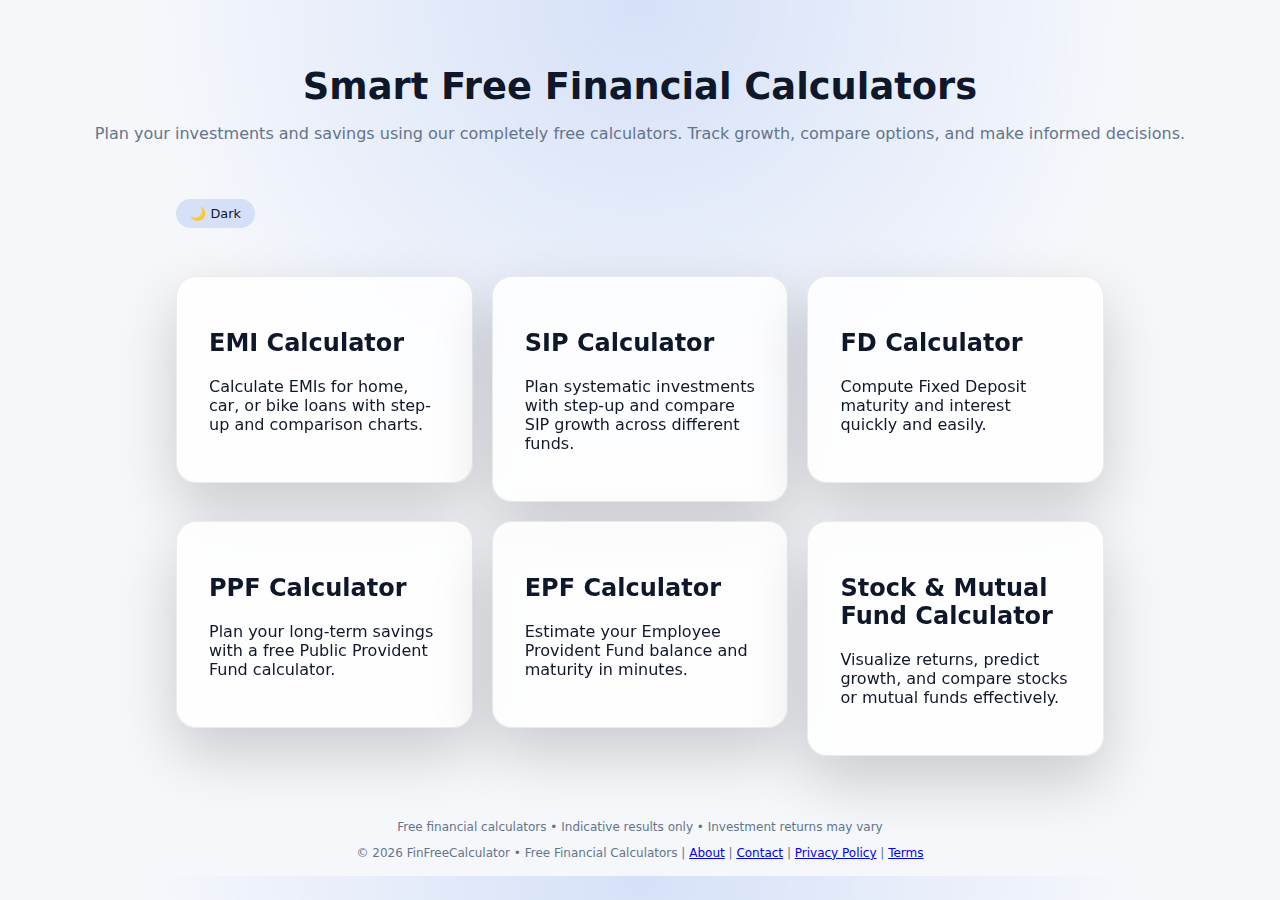
<file: index.html>
<!DOCTYPE html>
<html lang="en">
<head>
<meta charset="UTF-8">
<meta name="viewport" content="width=device-width, initial-scale=1.0">

<title>Smart Free Financial Calculators | SIP, EMI, FD, PPF, EPF, Stocks</title>
<meta name="description" content="Smart free online financial calculators for SIP, EMI, FD, PPF, EPF, and Stocks. Plan your investments, visualize growth, and compare options. Mobile-friendly, modern, and interactive.">
<meta name="keywords" content="free financial calculators, SIP calculator, EMI calculator, FD calculator, PPF calculator, EPF calculator, stock calculator, investment planner">
<meta name="robots" content="index, follow">

<script type="application/ld+json">
{
  "@context": "https://schema.org",
  "@type": "WebSite",
  "name": "Smart Financial Calculators",
  "url": "https://yourdomain.com",
  "description": "Free online calculators for SIP, EMI, FD, PPF, EPF, and stocks. Plan investments easily with interactive charts."
}
</script>
<script async src="https://www.googletagmanager.com/gtag/js?id=G-XXXXXXX"></script>
<script>
window.dataLayer = window.dataLayer || [];
function gtag(){dataLayer.push(arguments);}
gtag('js', new Date());
gtag('config', 'G-XXXXXXX');
</script>

<link rel="stylesheet" href="css/app.css">
</head>

<body>

<header>
  <h1>Smart Free Financial Calculators</h1>
  <p>Plan your investments and savings using our completely free calculators. Track growth, compare options, and make informed decisions.</p>
</header>

<div class="container controls">
  <div class="toggle" id="themeToggle">🌙 Dark</div>
</div>

<div class="container grid">

  <a href="emi.html" class="card-link">
    <div class="card">
      <h2>EMI Calculator</h2>
      <p>Calculate EMIs for home, car, or bike loans with step-up and comparison charts.</p>
    </div>
  </a>

  <a href="sip.html" class="card-link">
    <div class="card">
      <h2>SIP Calculator</h2>
      <p>Plan systematic investments with step-up and compare SIP growth across different funds.</p>
    </div>
  </a>

  <a href="fd.html" class="card-link">
    <div class="card">
      <h2>FD Calculator</h2>
      <p>Compute Fixed Deposit maturity and interest quickly and easily.</p>
    </div>
  </a>

  <a href="ppf.html" class="card-link">
    <div class="card">
      <h2>PPF Calculator</h2>
      <p>Plan your long-term savings with a free Public Provident Fund calculator.</p>
    </div>
  </a>

  <a href="epf.html" class="card-link">
    <div class="card">
      <h2>EPF Calculator</h2>
      <p>Estimate your Employee Provident Fund balance and maturity in minutes.</p>
    </div>
  </a>

  <a href="stock.html" class="card-link">
    <div class="card">
      <h2>Stock & Mutual Fund Calculator</h2>
      <p>Visualize returns, predict growth, and compare stocks or mutual funds effectively.</p>
    </div>
  </a>

</div>

<footer>
  Free financial calculators • Indicative results only • Investment returns may vary
  <p>
    © 2026 FinFreeCalculator • Free Financial Calculators |
    <a href="about.html">About</a> |
    <a href="contact.html">Contact</a> |
    <a href="privacy-policy.html">Privacy Policy</a> |
    <a href="terms.html">Terms</a>
  </p>
</footer>

<script>
const themeBtn = document.getElementById("themeToggle");
themeBtn.onclick = () => {
  const root = document.documentElement;
  const dark = root.getAttribute("data-theme") === "dark";
  root.setAttribute("data-theme", dark ? "" : "dark");
  themeBtn.textContent = dark ? "🌙 Dark" : "☀️ Light";
};
</script>

</body>
</html>
</file>
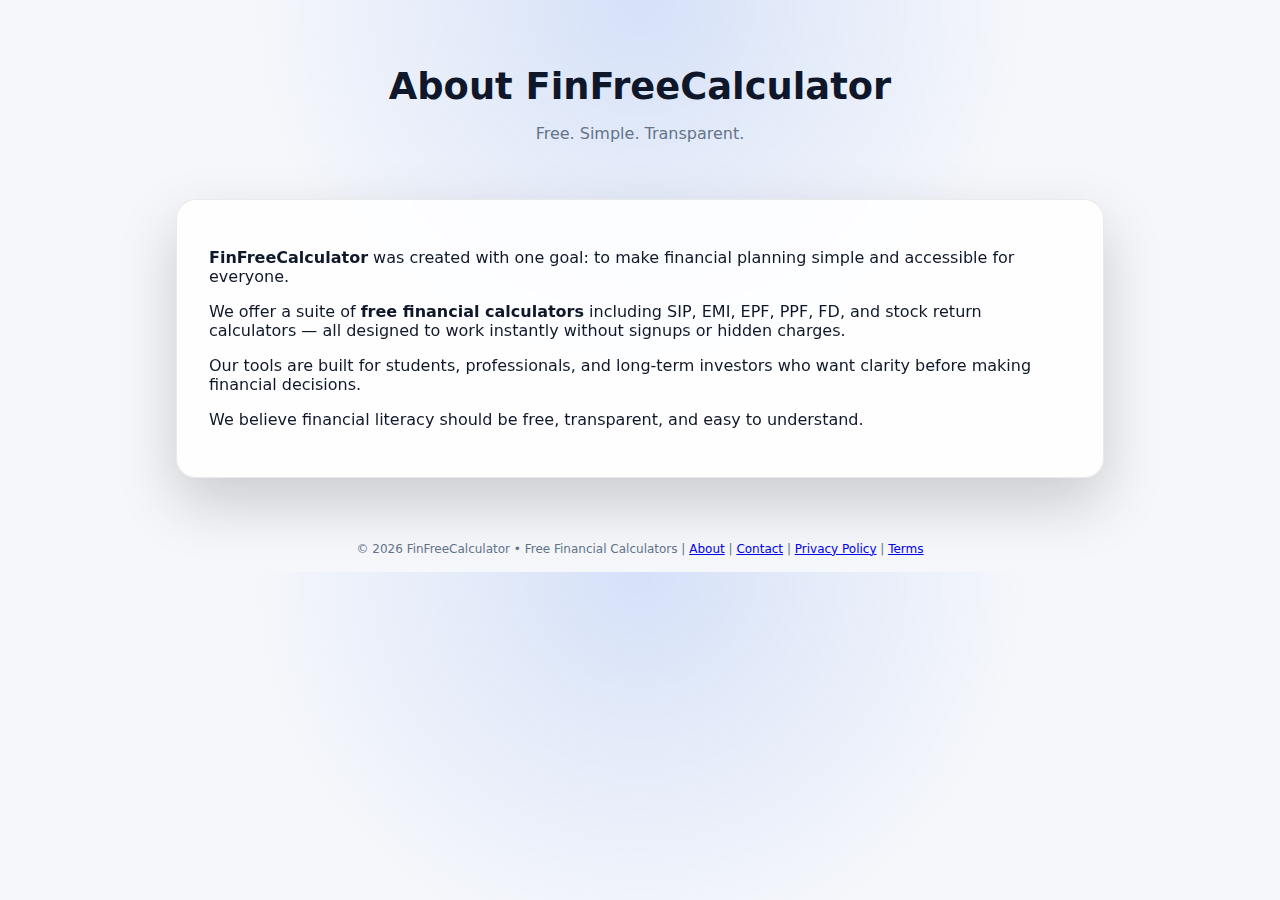
<file: about.html>
<!DOCTYPE html>
<html lang="en">
<head>
<meta charset="UTF-8">
<meta name="viewport" content="width=device-width, initial-scale=1.0">
<title>About Us | FinFreeCalculator</title>

<meta name="description" content="Learn about FinFreeCalculator, a free platform offering simple and powerful financial calculators for everyone.">
<meta name="robots" content="index, follow">

<link rel="stylesheet" href="css/app.css">
</head>

<body>

<header>
  <h1>About FinFreeCalculator</h1>
  <p>Free. Simple. Transparent.</p>
</header>

<div class="container">
  <div class="card">
    <p><strong>FinFreeCalculator</strong> was created with one goal: to make financial planning simple and accessible for everyone.</p>

    <p>We offer a suite of <strong>free financial calculators</strong> including SIP, EMI, EPF, PPF, FD, and stock return calculators — all designed to work instantly without signups or hidden charges.</p>

    <p>Our tools are built for students, professionals, and long-term investors who want clarity before making financial decisions.</p>

    <p>We believe financial literacy should be free, transparent, and easy to understand.</p>
  </div>
</div>

<footer>
  <p>
    © 2026 FinFreeCalculator • Free Financial Calculators |
    <a href="about.html">About</a> |
    <a href="contact.html">Contact</a> |
    <a href="privacy-policy.html">Privacy Policy</a> |
    <a href="terms.html">Terms</a>
  </p>
</footer>

</body>
</html>
</file>
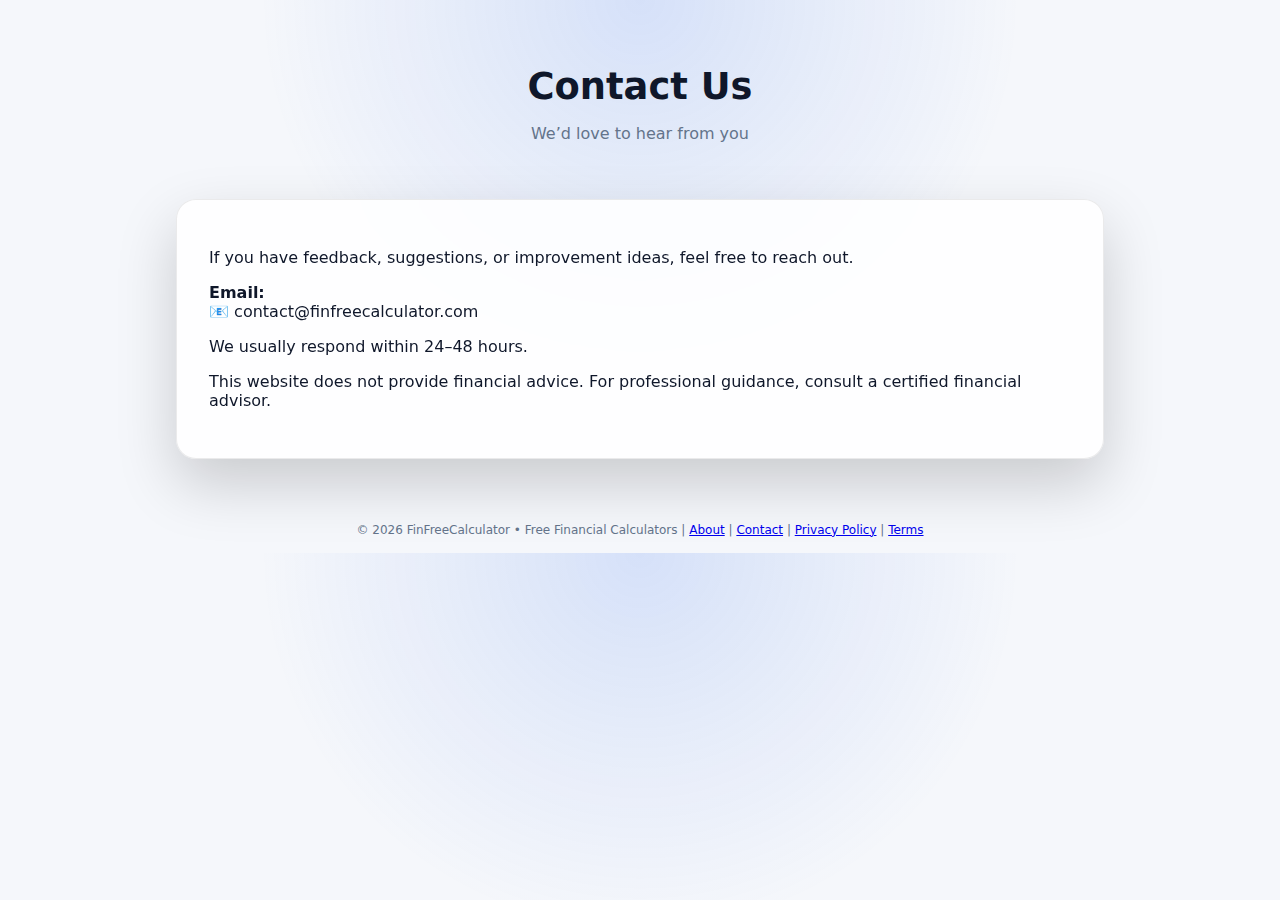
<file: contact.html>
<!DOCTYPE html>
<html lang="en">
<head>
<meta charset="UTF-8">
<meta name="viewport" content="width=device-width, initial-scale=1.0">
<title>Contact Us | FinFreeCalculator</title>

<meta name="description" content="Contact FinFreeCalculator for feedback, suggestions, or partnership inquiries.">
<meta name="robots" content="index, follow">

<link rel="stylesheet" href="css/app.css">
</head>

<body>

<header>
  <h1>Contact Us</h1>
  <p>We’d love to hear from you</p>
</header>

<div class="container">
  <div class="card">
    <p>If you have feedback, suggestions, or improvement ideas, feel free to reach out.</p>

    <p><strong>Email:</strong><br>
    📧 contact@finfreecalculator.com</p>

    <p>We usually respond within 24–48 hours.</p>

    <p>This website does not provide financial advice. For professional guidance, consult a certified financial advisor.</p>
  </div>
</div>

<footer>
  <p>
    © 2026 FinFreeCalculator • Free Financial Calculators |
    <a href="about.html">About</a> |
    <a href="contact.html">Contact</a> |
    <a href="privacy-policy.html">Privacy Policy</a> |
    <a href="terms.html">Terms</a>
  </p>
</footer>

</body>
</html>
</file>
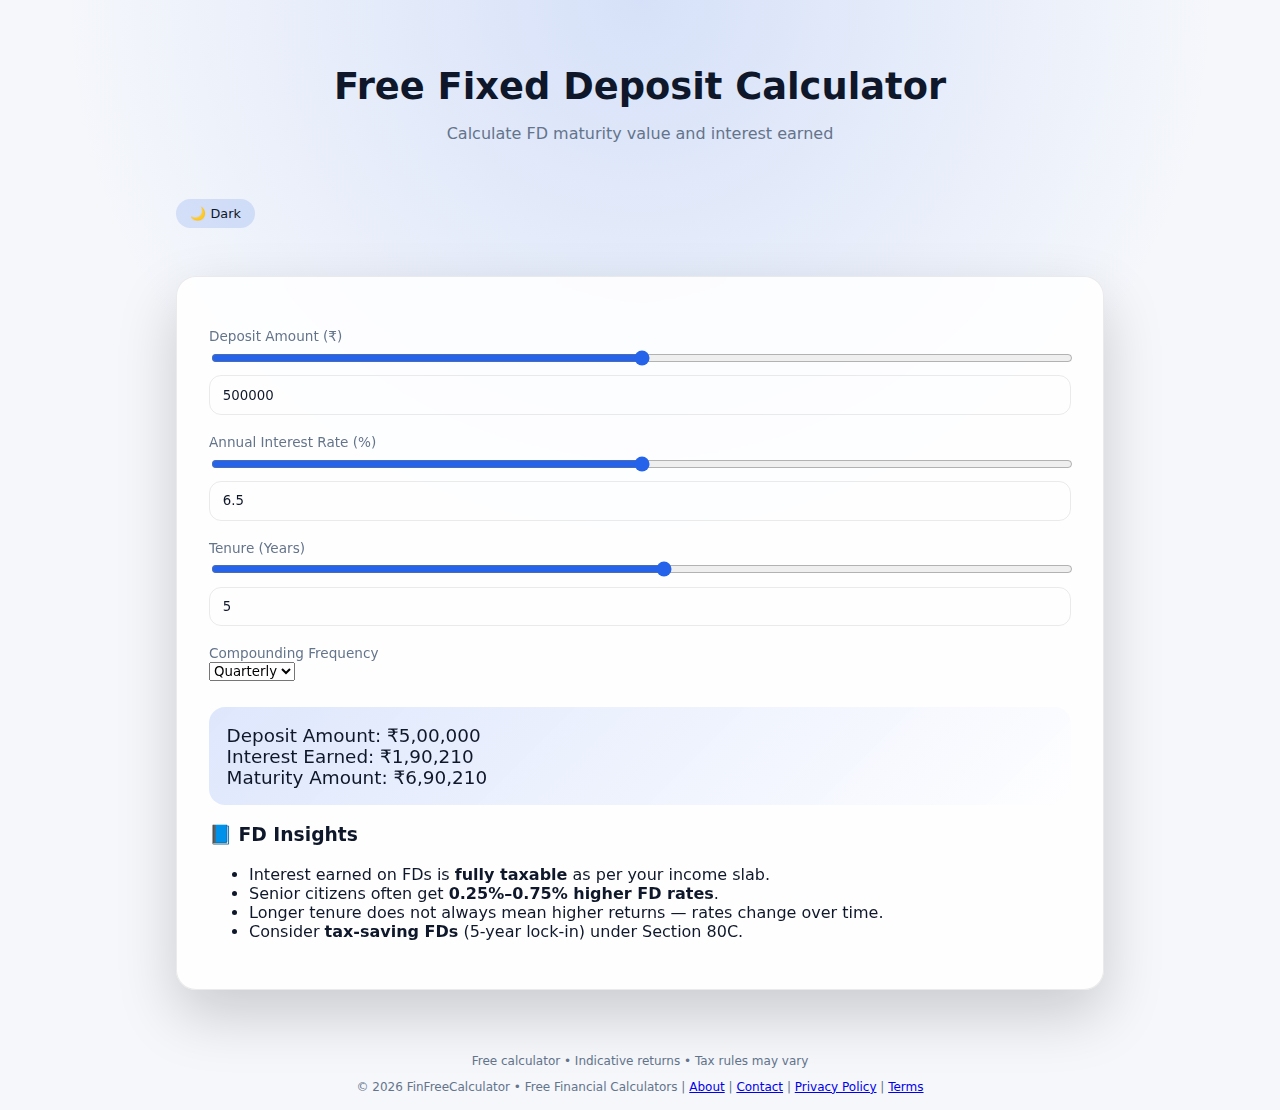
<file: fd.html>
<!DOCTYPE html>
<html lang="en">
<head>
<meta charset="UTF-8">
<meta name="viewport" content="width=device-width, initial-scale=1.0">

<title>Free Fixed Deposit Calculator | FD Interest & Maturity Calculator</title>

<meta name="description" content="Free Fixed Deposit calculator to compute FD maturity amount, total interest earned, and investment value. Compare tenure and interest rates easily.">
<meta name="keywords" content="free fd calculator, fixed deposit calculator india, fd interest calculator, bank fd returns">
<meta name="robots" content="index, follow">

<!-- Schema -->
<script type="application/ld+json">
{
  "@context": "https://schema.org",
  "@type": "SoftwareApplication",
  "name": "Free Fixed Deposit Calculator",
  "applicationCategory": "FinanceApplication",
  "operatingSystem": "Web",
  "description": "A free fixed deposit calculator to estimate interest earned and maturity amount for bank FDs."
}
</script>
<script async src="https://www.googletagmanager.com/gtag/js?id=G-XXXXXXX"></script>
<script>
window.dataLayer = window.dataLayer || [];
function gtag(){dataLayer.push(arguments);}
gtag('js', new Date());
gtag('config', 'G-XXXXXXX');
</script>

<link rel="stylesheet" href="css/app.css">
</head>

<body>

<header>
  <h1>Free Fixed Deposit Calculator</h1>
  <p>Calculate FD maturity value and interest earned</p>
</header>

<div class="container controls">
  <div class="toggle" id="themeToggle">🌙 Dark</div>
</div>

<div class="container">
  <div class="card">

    <label>Deposit Amount (₹)</label>
    <input type="range" id="amountRange" min="1000" max="10000000" step="1000">
    <input type="number" id="amountInput" value="500000">

    <label>Annual Interest Rate (%)</label>
    <input type="range" id="rateRange" min="3" max="9" step="0.1">
    <input type="number" id="rateInput" value="6.5">

    <label>Tenure (Years)</label>
    <input type="range" id="yearsRange" min="1" max="20" step="1">
    <input type="number" id="yearsInput" value="5">

    <label>Compounding Frequency</label>
    <select id="compoundSelect">
      <option value="1">Yearly</option>
      <option value="4" selected>Quarterly</option>
      <option value="12">Monthly</option>
    </select>

    <div class="result" id="result"></div>

    <!-- EDUCATIONAL CONTENT -->
    <div class="info-box">
      <h3>📘 FD Insights</h3>
      <ul>
        <li>Interest earned on FDs is <strong>fully taxable</strong> as per your income slab.</li>
        <li>Senior citizens often get <strong>0.25%–0.75% higher FD rates</strong>.</li>
        <li>Longer tenure does not always mean higher returns — rates change over time.</li>
        <li>Consider <strong>tax-saving FDs</strong> (5-year lock-in) under Section 80C.</li>
      </ul>
    </div>

  </div>
</div>

<footer>
  Free calculator • Indicative returns • Tax rules may vary
  <p>
    © 2026 FinFreeCalculator • Free Financial Calculators |
    <a href="about.html">About</a> |
    <a href="contact.html">Contact</a> |
    <a href="privacy-policy.html">Privacy Policy</a> |
    <a href="terms.html">Terms</a>
  </p>
</footer>

<script>
/* ---------- DARK MODE ---------- */
const themeBtn = document.getElementById("themeToggle");
themeBtn.onclick = () => {
  const root = document.documentElement;
  const dark = root.getAttribute("data-theme") === "dark";
  root.setAttribute("data-theme", dark ? "" : "dark");
  themeBtn.textContent = dark ? "🌙 Dark" : "☀️ Light";
};

/* ---------- INPUTS ---------- */
const amountR = document.getElementById("amountRange");
const amountI = document.getElementById("amountInput");
const rateR = document.getElementById("rateRange");
const rateI = document.getElementById("rateInput");
const yearR = document.getElementById("yearsRange");
const yearI = document.getElementById("yearsInput");
const compSel = document.getElementById("compoundSelect");

const resultBox = document.getElementById("result");

/* ---------- BIND ---------- */
function bind(slider, input) {
  slider.addEventListener("input", () => {
    input.value = slider.value;
    calculateFD();
  });
  input.addEventListener("input", () => {
    slider.value = input.value;
    calculateFD();
  });
}

bind(amountR, amountI);
bind(rateR, rateI);
bind(yearR, yearI);
compSel.addEventListener("change", calculateFD);

/* ---------- FD CALCULATION ---------- */
function calculateFD() {
  const P = +amountI.value;
  const r = +rateI.value / 100;
  const t = +yearI.value;
  const n = +compSel.value;

  const maturity = P * Math.pow(1 + r / n, n * t);
  const interest = maturity - P;

  resultBox.innerHTML = `
    Deposit Amount: ₹${P.toLocaleString("en-IN")}<br>
    Interest Earned: ₹${Math.round(interest).toLocaleString("en-IN")}<br>
    Maturity Amount: ₹${Math.round(maturity).toLocaleString("en-IN")}
  `;
}

/* ---------- INIT ---------- */
calculateFD();
</script>

</body>
</html>
</file>
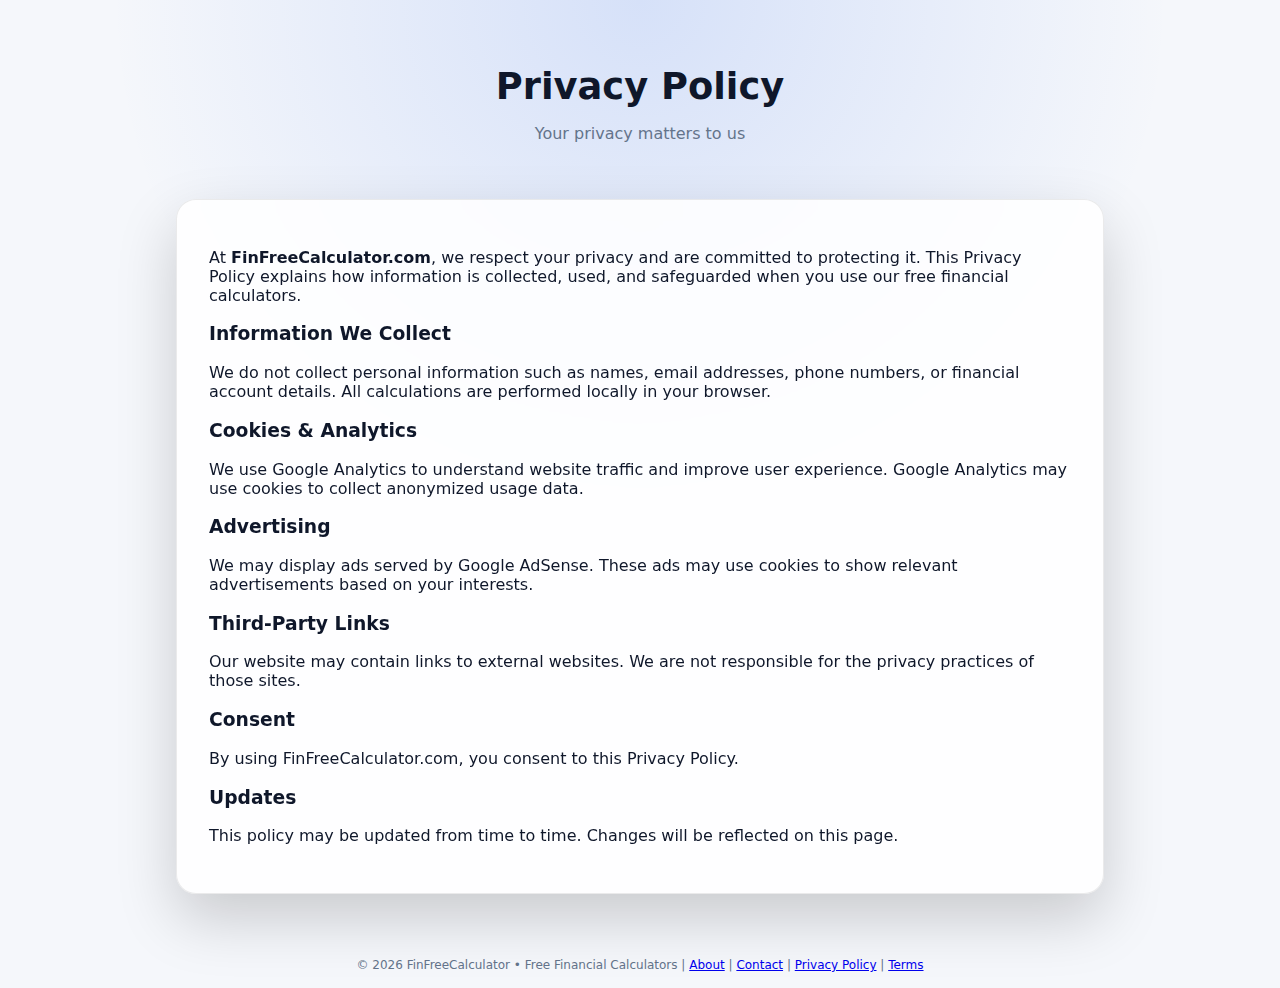
<file: privacy-policy.html>
<!DOCTYPE html>
<html lang="en">
<head>
<meta charset="UTF-8">
<meta name="viewport" content="width=device-width, initial-scale=1.0">
<title>Privacy Policy | FinFreeCalculator</title>

<meta name="description" content="Read the privacy policy of FinFreeCalculator. Learn how we collect, use, and protect user data while providing free financial calculators.">
<meta name="robots" content="index, follow">

<link rel="stylesheet" href="css/app.css">
<script async src="https://pagead2.googlesyndication.com/pagead/js/adsbygoogle.js?client=ca-pub-9583473478748386"
     crossorigin="anonymous"></script>
</head>

<body>

<header>
  <h1>Privacy Policy</h1>
  <p>Your privacy matters to us</p>
</header>

<div class="container">
  <div class="card">
    <p>At <strong>FinFreeCalculator.com</strong>, we respect your privacy and are committed to protecting it. This Privacy Policy explains how information is collected, used, and safeguarded when you use our free financial calculators.</p>

    <h3>Information We Collect</h3>
    <p>We do not collect personal information such as names, email addresses, phone numbers, or financial account details. All calculations are performed locally in your browser.</p>

    <h3>Cookies & Analytics</h3>
    <p>We use Google Analytics to understand website traffic and improve user experience. Google Analytics may use cookies to collect anonymized usage data.</p>

    <h3>Advertising</h3>
    <p>We may display ads served by Google AdSense. These ads may use cookies to show relevant advertisements based on your interests.</p>

    <h3>Third-Party Links</h3>
    <p>Our website may contain links to external websites. We are not responsible for the privacy practices of those sites.</p>

    <h3>Consent</h3>
    <p>By using FinFreeCalculator.com, you consent to this Privacy Policy.</p>

    <h3>Updates</h3>
    <p>This policy may be updated from time to time. Changes will be reflected on this page.</p>
  </div>
</div>

<footer>
  <p>
    © 2026 FinFreeCalculator • Free Financial Calculators |
    <a href="about.html">About</a> |
    <a href="contact.html">Contact</a> |
    <a href="privacy-policy.html">Privacy Policy</a> |
    <a href="terms.html">Terms</a>
  </p>
</footer>

</body>
</html>
</file>
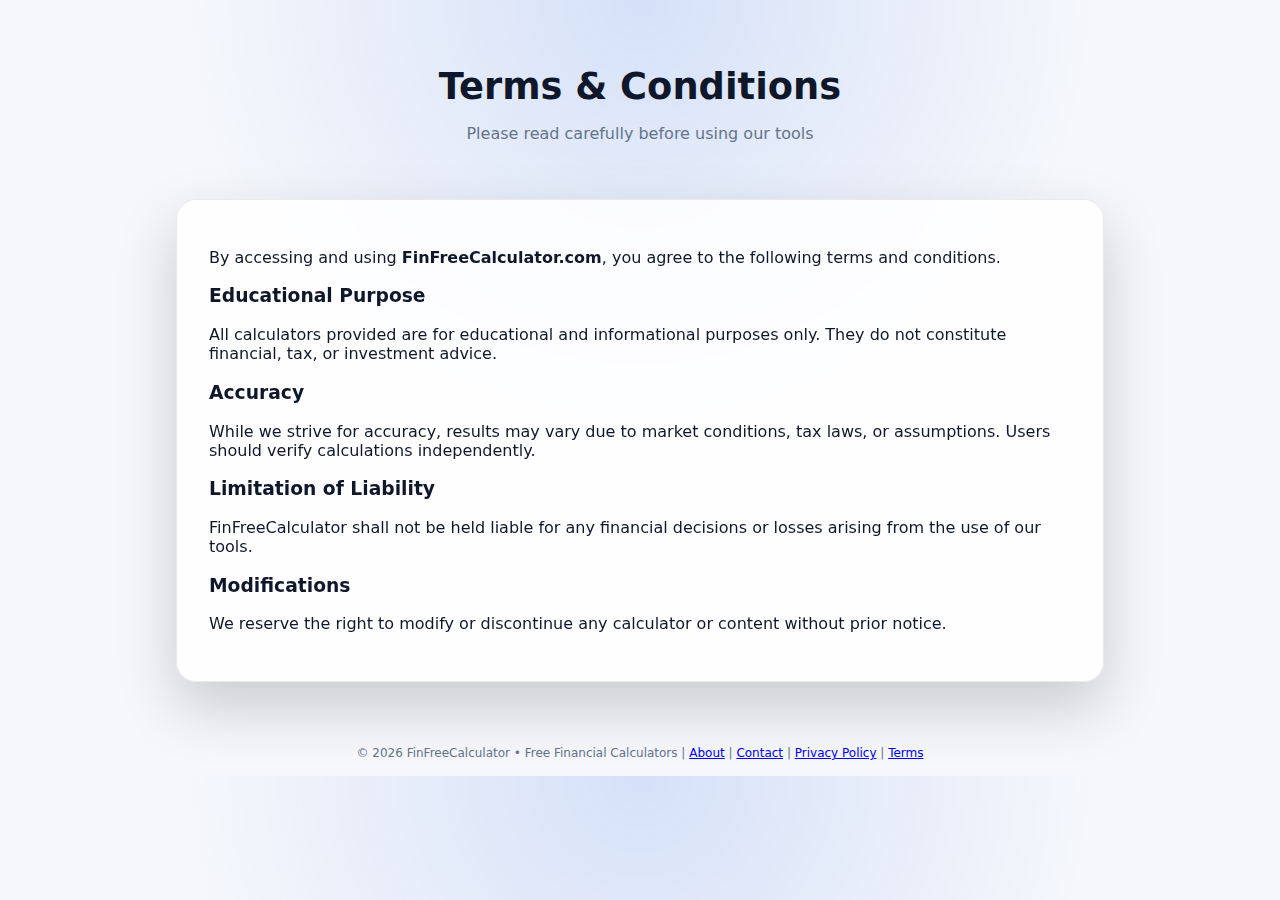
<file: terms.html>
<!DOCTYPE html>
<html lang="en">
<head>
<meta charset="UTF-8">
<meta name="viewport" content="width=device-width, initial-scale=1.0">
<title>Terms & Conditions | FinFreeCalculator</title>

<meta name="description" content="Terms and conditions governing the use of FinFreeCalculator's free financial calculators.">
<meta name="robots" content="index, follow">

<link rel="stylesheet" href="css/app.css">
<script async src="https://pagead2.googlesyndication.com/pagead/js/adsbygoogle.js?client=ca-pub-9583473478748386"
     crossorigin="anonymous"></script>
</head>

<body>

<header>
  <h1>Terms & Conditions</h1>
  <p>Please read carefully before using our tools</p>
</header>

<div class="container">
  <div class="card">
    <p>By accessing and using <strong>FinFreeCalculator.com</strong>, you agree to the following terms and conditions.</p>

    <h3>Educational Purpose</h3>
    <p>All calculators provided are for educational and informational purposes only. They do not constitute financial, tax, or investment advice.</p>

    <h3>Accuracy</h3>
    <p>While we strive for accuracy, results may vary due to market conditions, tax laws, or assumptions. Users should verify calculations independently.</p>

    <h3>Limitation of Liability</h3>
    <p>FinFreeCalculator shall not be held liable for any financial decisions or losses arising from the use of our tools.</p>

    <h3>Modifications</h3>
    <p>We reserve the right to modify or discontinue any calculator or content without prior notice.</p>
  </div>
</div>

<footer>
  <p>
    © 2026 FinFreeCalculator • Free Financial Calculators |
    <a href="about.html">About</a> |
    <a href="contact.html">Contact</a> |
    <a href="privacy-policy.html">Privacy Policy</a> |
    <a href="terms.html">Terms</a>
  </p>
</footer>

</body>
</html>
</file>
<file: css/app.css>
:root {
  --bg: #f5f7fb;
  --card: rgba(255,255,255,0.85);
  --text: #0f172a;
  --muted: #64748b;
  --accent: #2563eb;
  --accent-soft: rgba(37,99,235,.15);
  --border: rgba(0,0,0,.08);
}

[data-theme="dark"] {
  --bg: #0b1220;
  --card: rgba(18,26,48,.85);
  --text: #e5e7eb;
  --muted: #9ca3af;
  --accent: #38bdf8;
  --accent-soft: rgba(56,189,248,.18);
  --border: rgba(255,255,255,.12);
}

* {
  box-sizing: border-box;
  font-family: Inter, system-ui, -apple-system, sans-serif;
}

body {
  margin: 0;
  background:
    radial-gradient(circle at top, var(--accent-soft), transparent 45%),
    var(--bg);
  color: var(--text);
  transition: background .4s, color .4s;
}

header {
  padding: 2.5rem 1rem 1.5rem;
  text-align: center;
}

header h1 {
  font-size: 2.3rem;
  margin-bottom: .4rem;
}

header p {
  color: var(--muted);
}

.container {
  max-width: 960px;
  margin: auto;
  padding: 1rem;
}

.card {
  background: var(--card);
  backdrop-filter: blur(18px);
  border-radius: 20px;
  padding: 2rem;
  border: 1px solid var(--border);
  box-shadow: 0 25px 60px rgba(0,0,0,.18);
  animation: rise .6s ease;
}

@keyframes rise {
  from {opacity:0; transform: translateY(25px)}
}

label {
  display: block;
  margin-top: 1.2rem;
  font-size: .85rem;
  color: var(--muted);
}

input {
  width: 100%;
  margin-top: .35rem;
}

input[type="number"] {
  padding: .7rem .8rem;
  border-radius: 12px;
  border: 1px solid var(--border);
  background: transparent;
  color: var(--text);
}

input[type="range"] {
  pointer-events: auto;
  accent-color: var(--accent);
}

.result {
  margin-top: 1.6rem;
  padding: 1.1rem;
  border-radius: 16px;
  background: linear-gradient(
    135deg,
    var(--accent-soft),
    transparent
  );
  font-size: 1.15rem;
}

.controls {
  display: flex;
  justify-content: space-between;
  margin-bottom: 1rem;
}

.toggle {
  cursor: pointer;
  padding: .45rem .9rem;
  border-radius: 999px;
  background: var(--accent-soft);
  font-size: .8rem;
  user-select: none;
  transition: transform .2s;
}

.toggle:hover {
  transform: scale(1.06);
}

.grid {
  display: grid;
  grid-template-columns: repeat(auto-fit, minmax(240px,1fr));
  gap: 1.2rem;
}

.card-link {
  text-decoration: none;
  color: inherit;
}

.card-link .card:hover {
  transform: translateY(-6px);
  transition: .3s;
}

canvas {
  margin-top: 1.8rem;
}

footer {
  text-align: center;
  font-size: .75rem;
  color: var(--muted);
  margin: 3rem 0 1rem;
}
</file>
